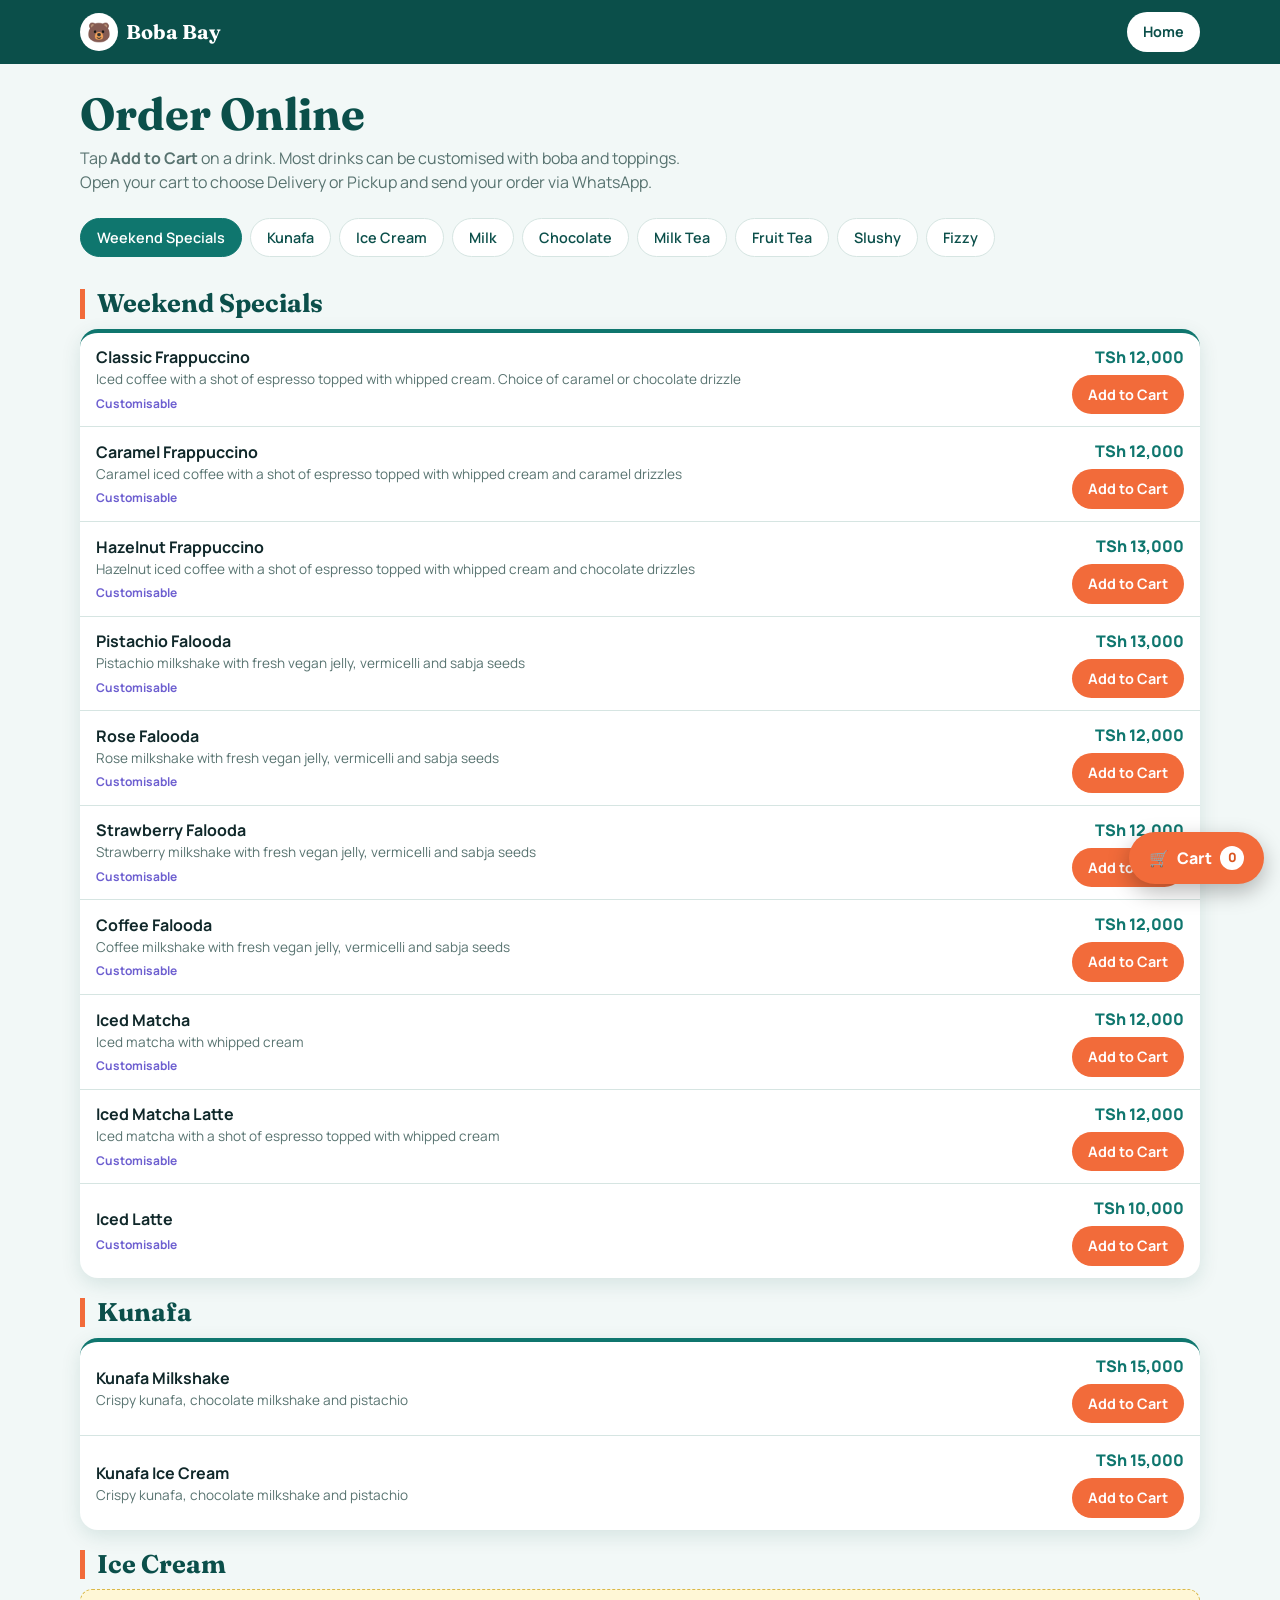
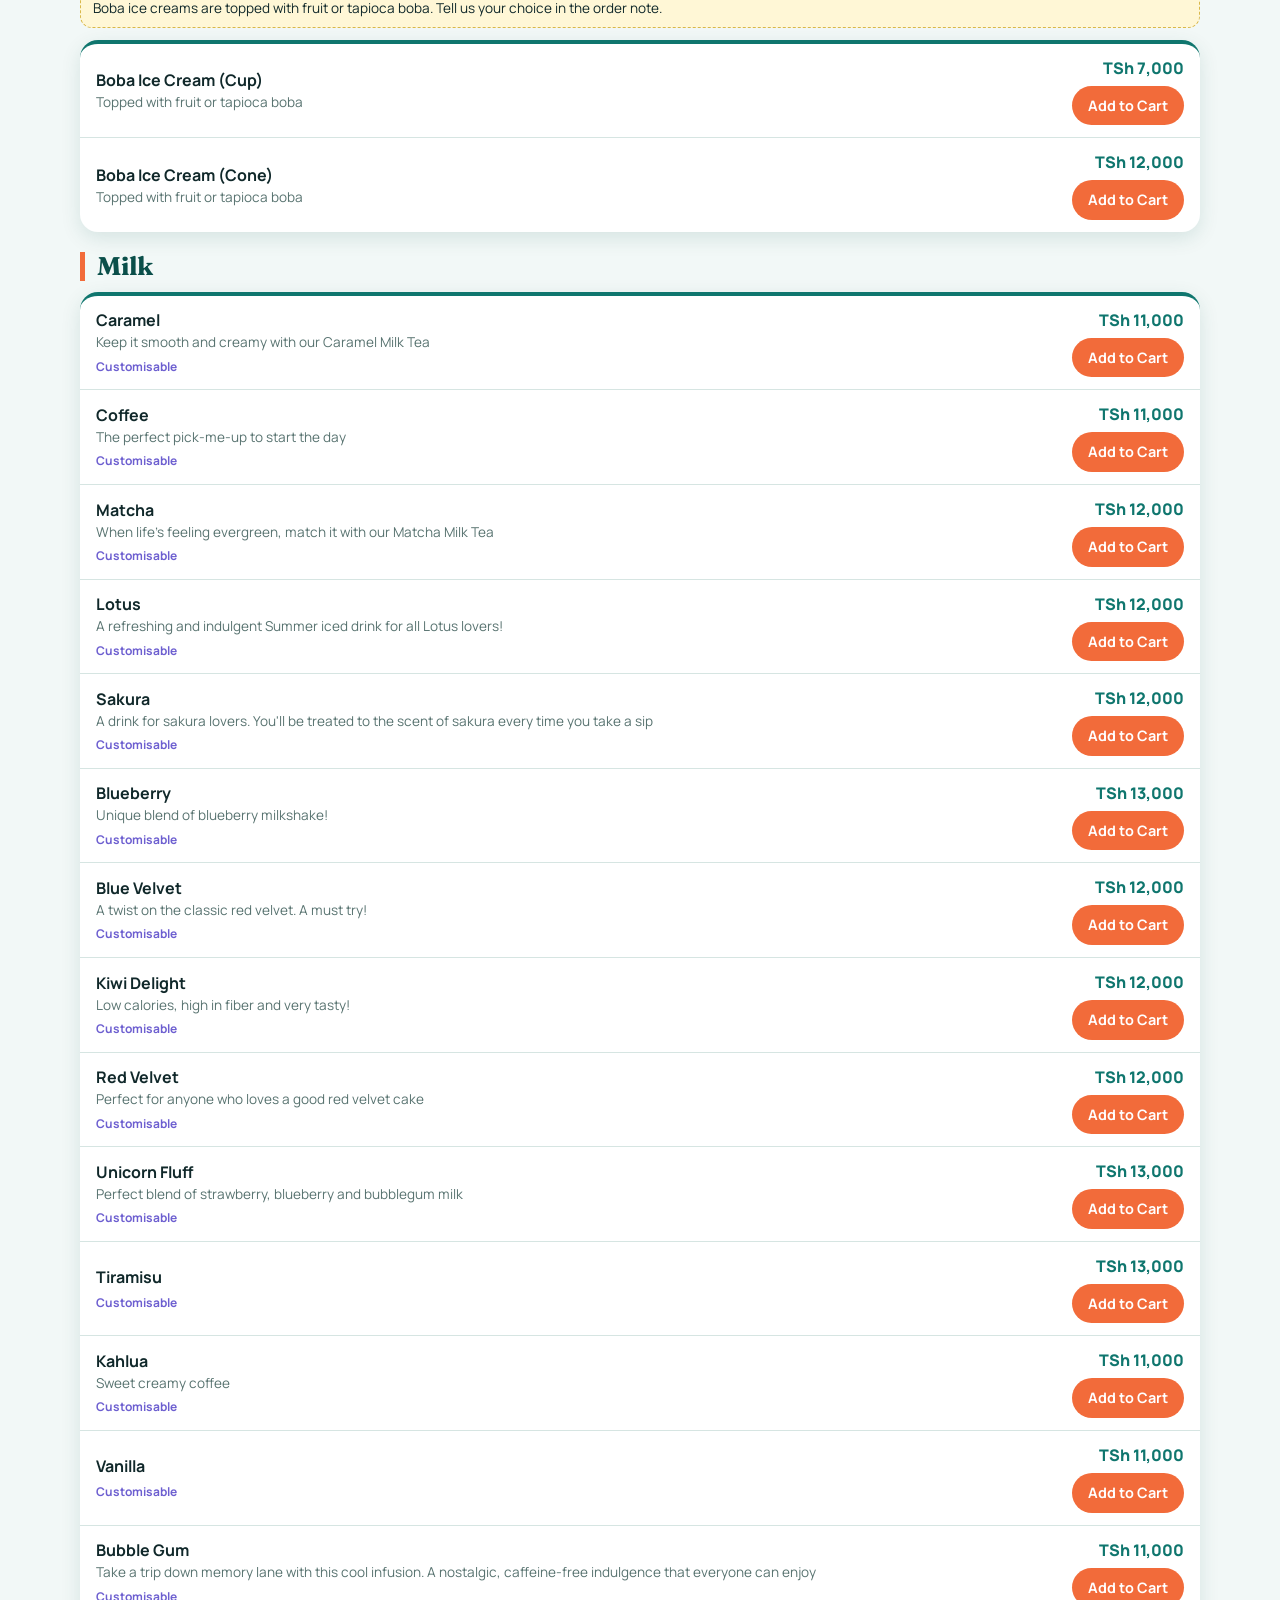
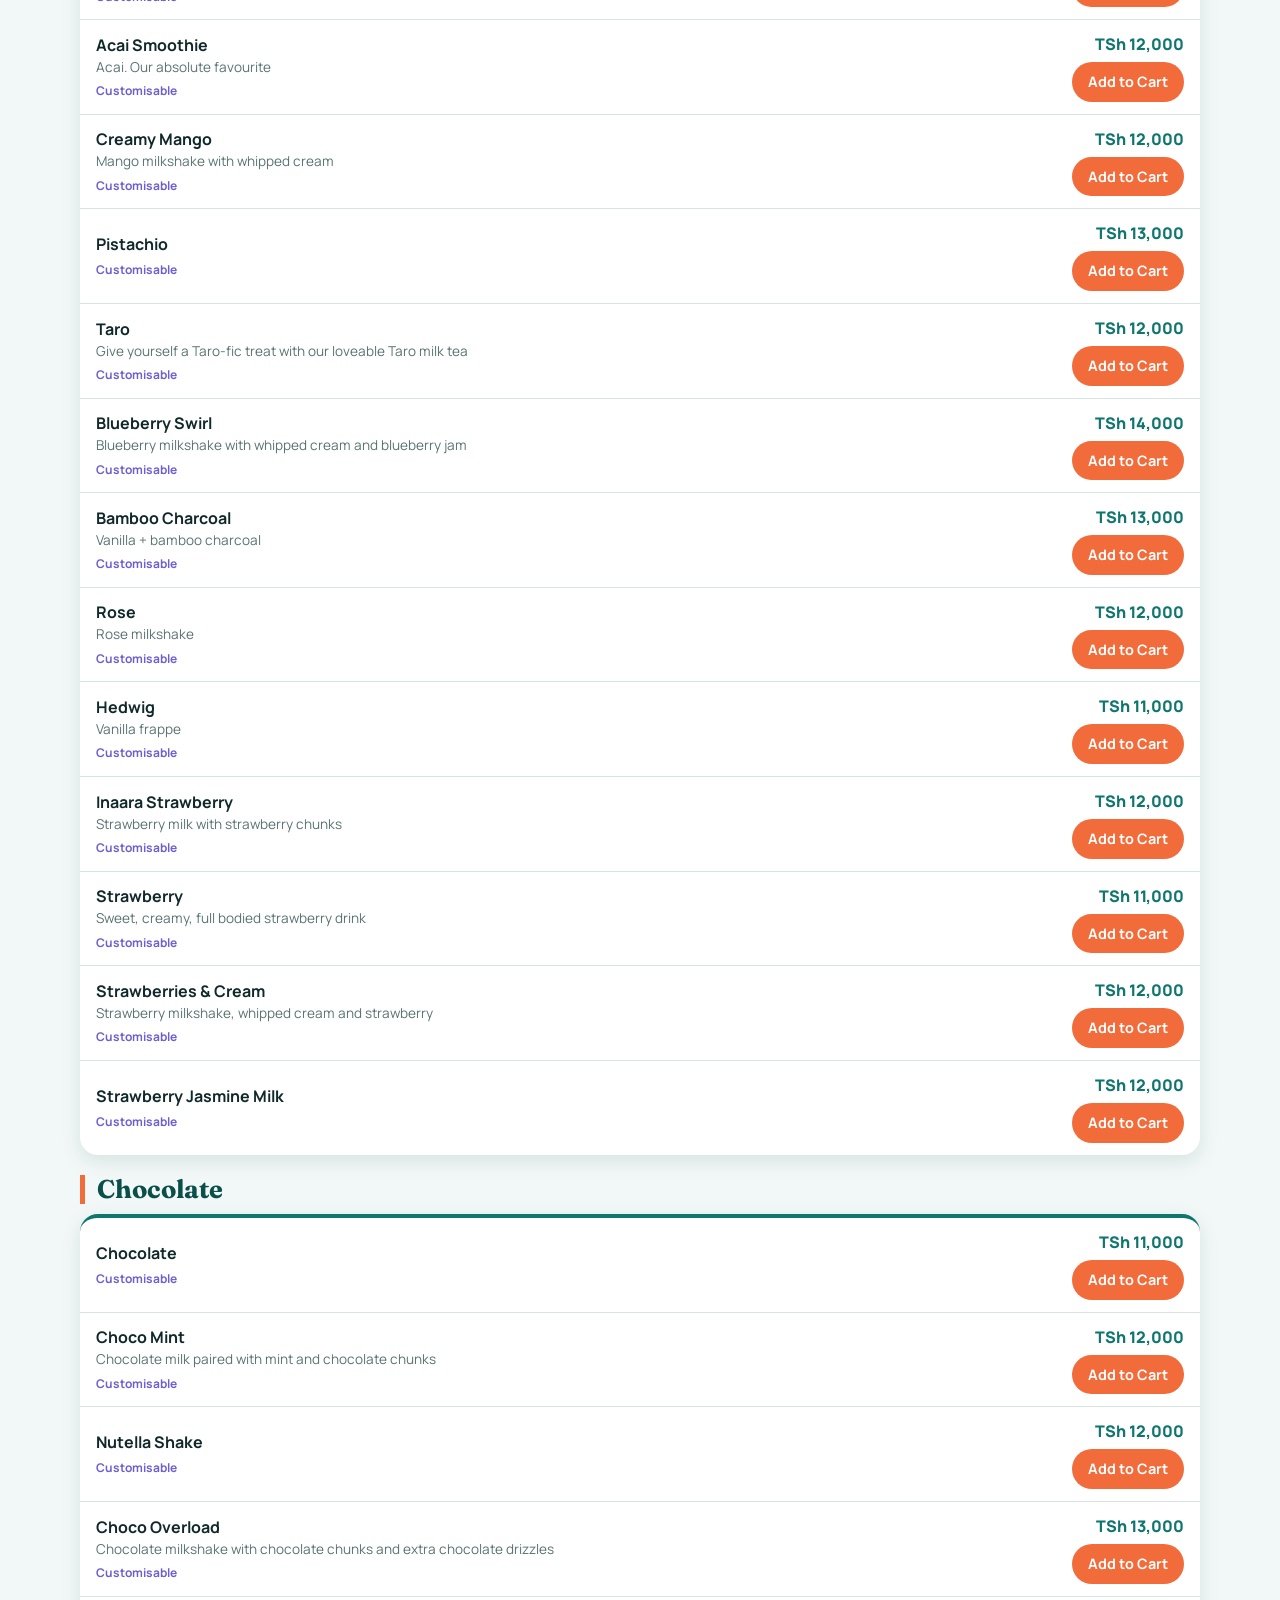
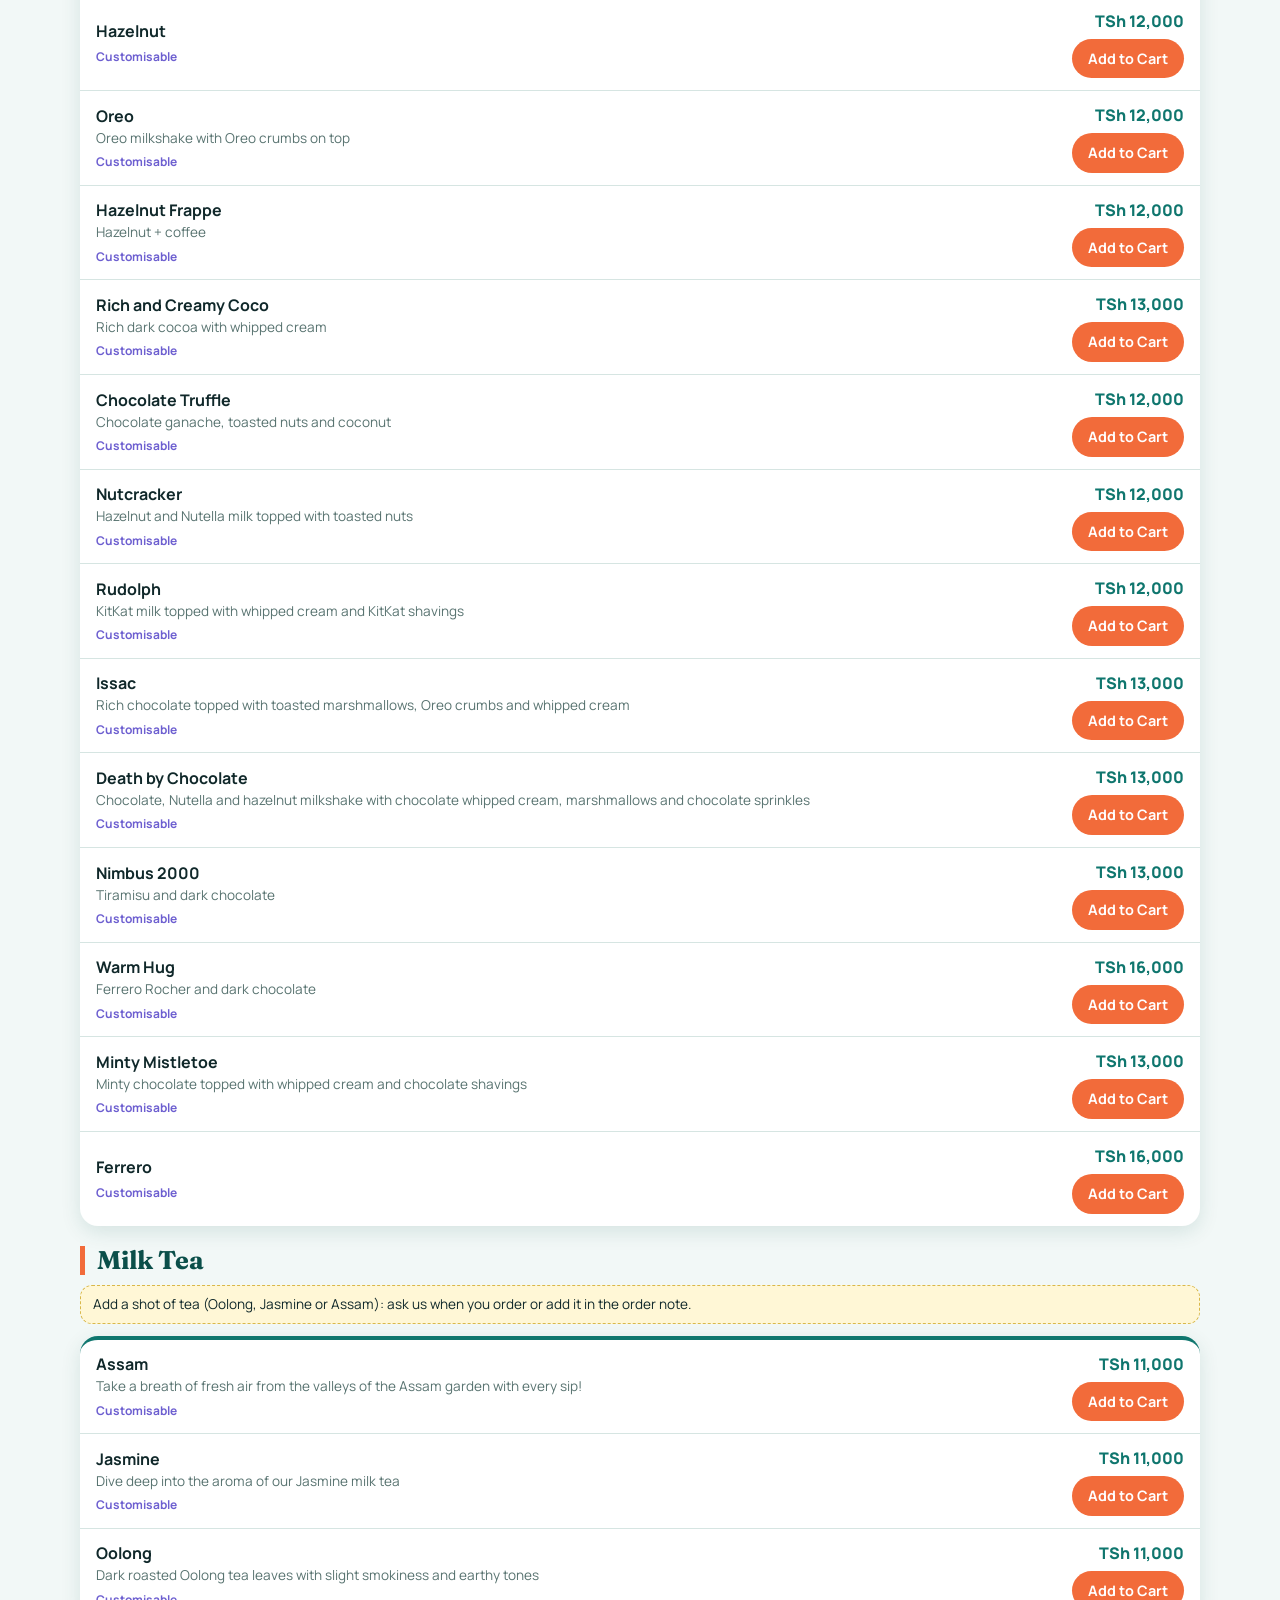
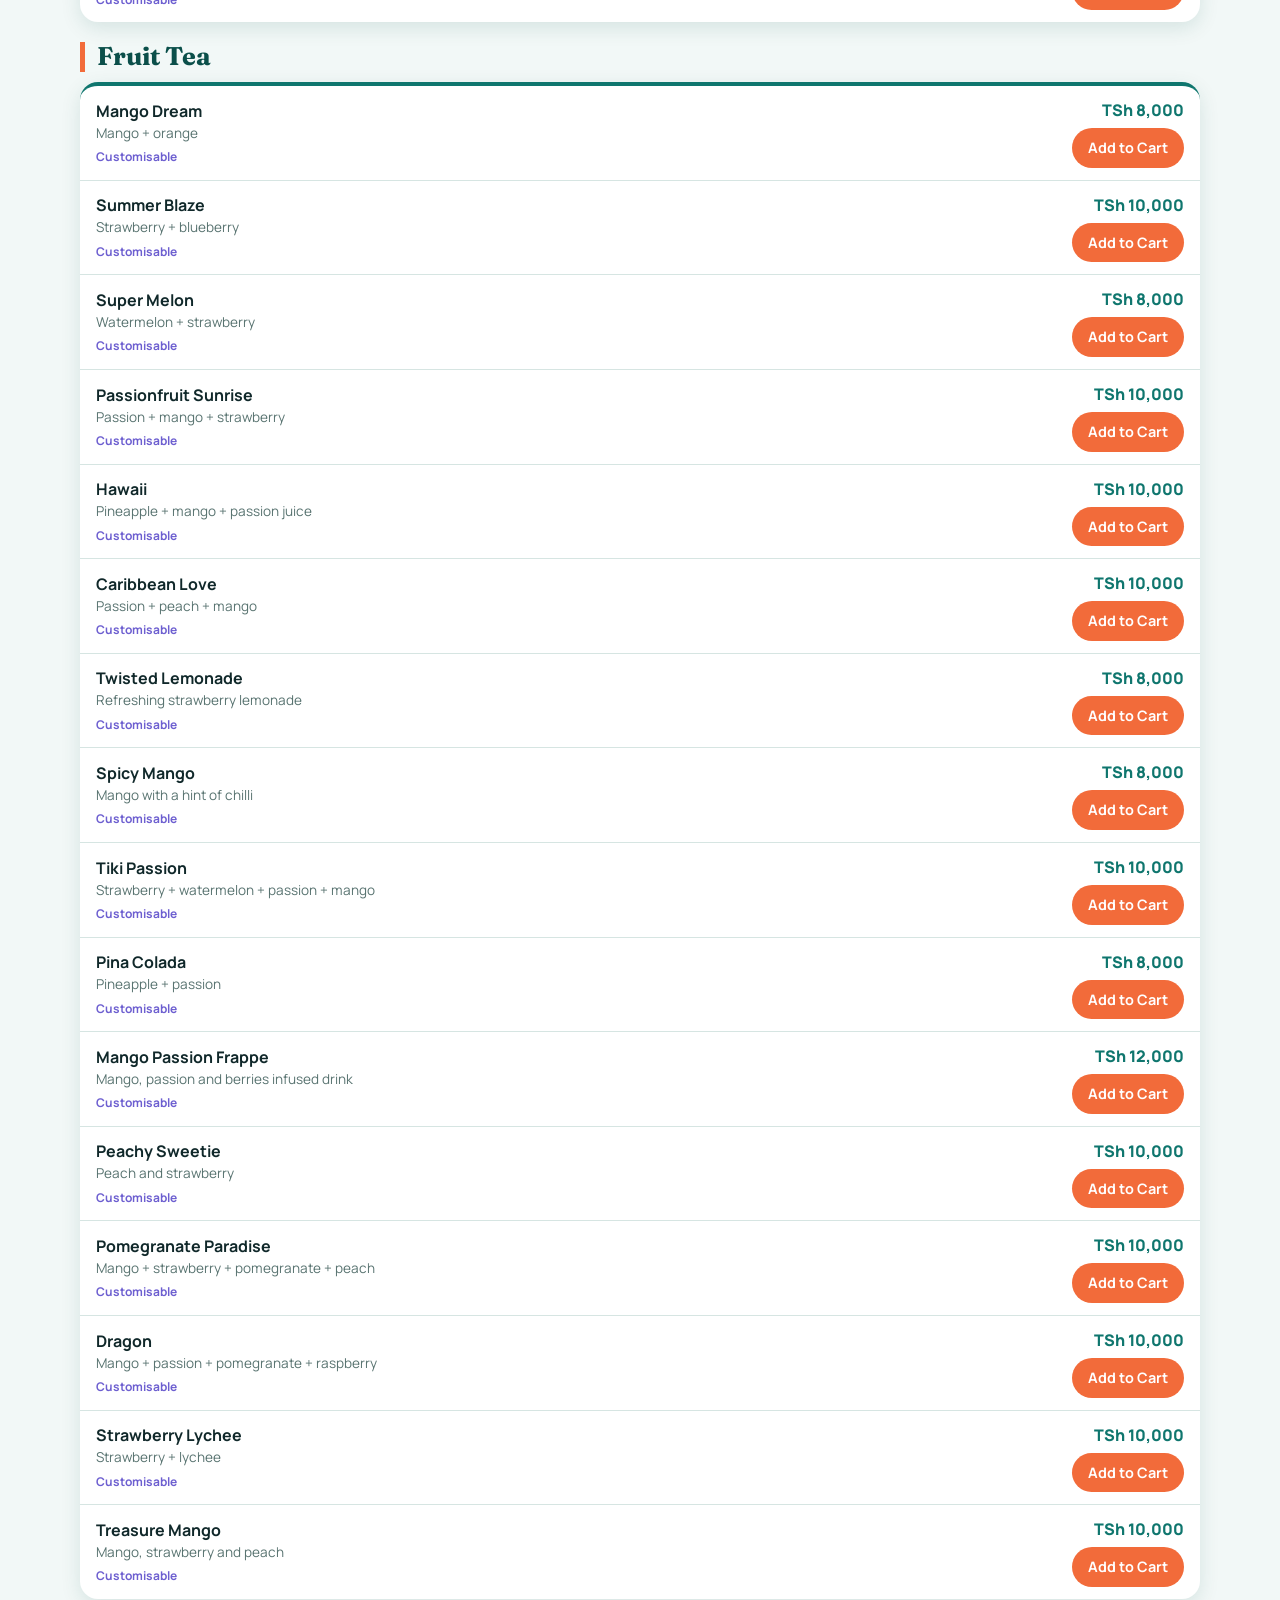
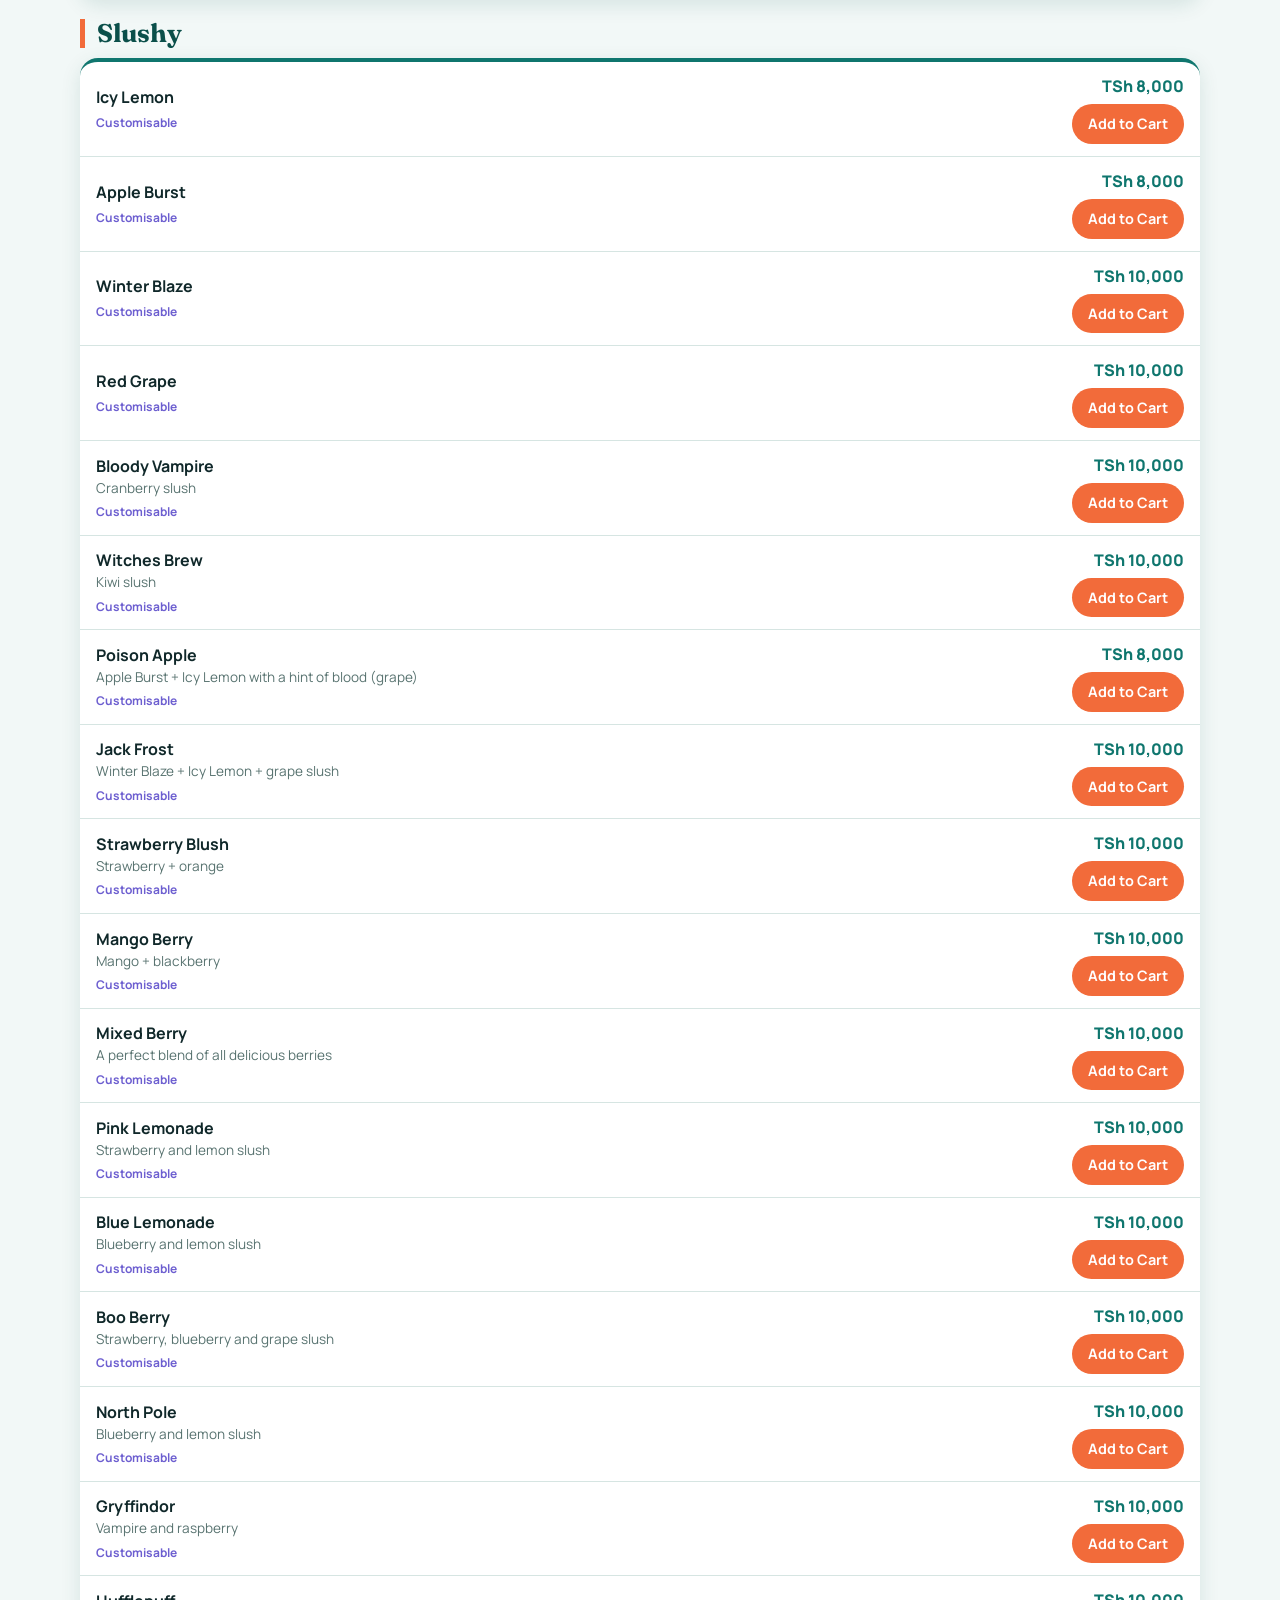
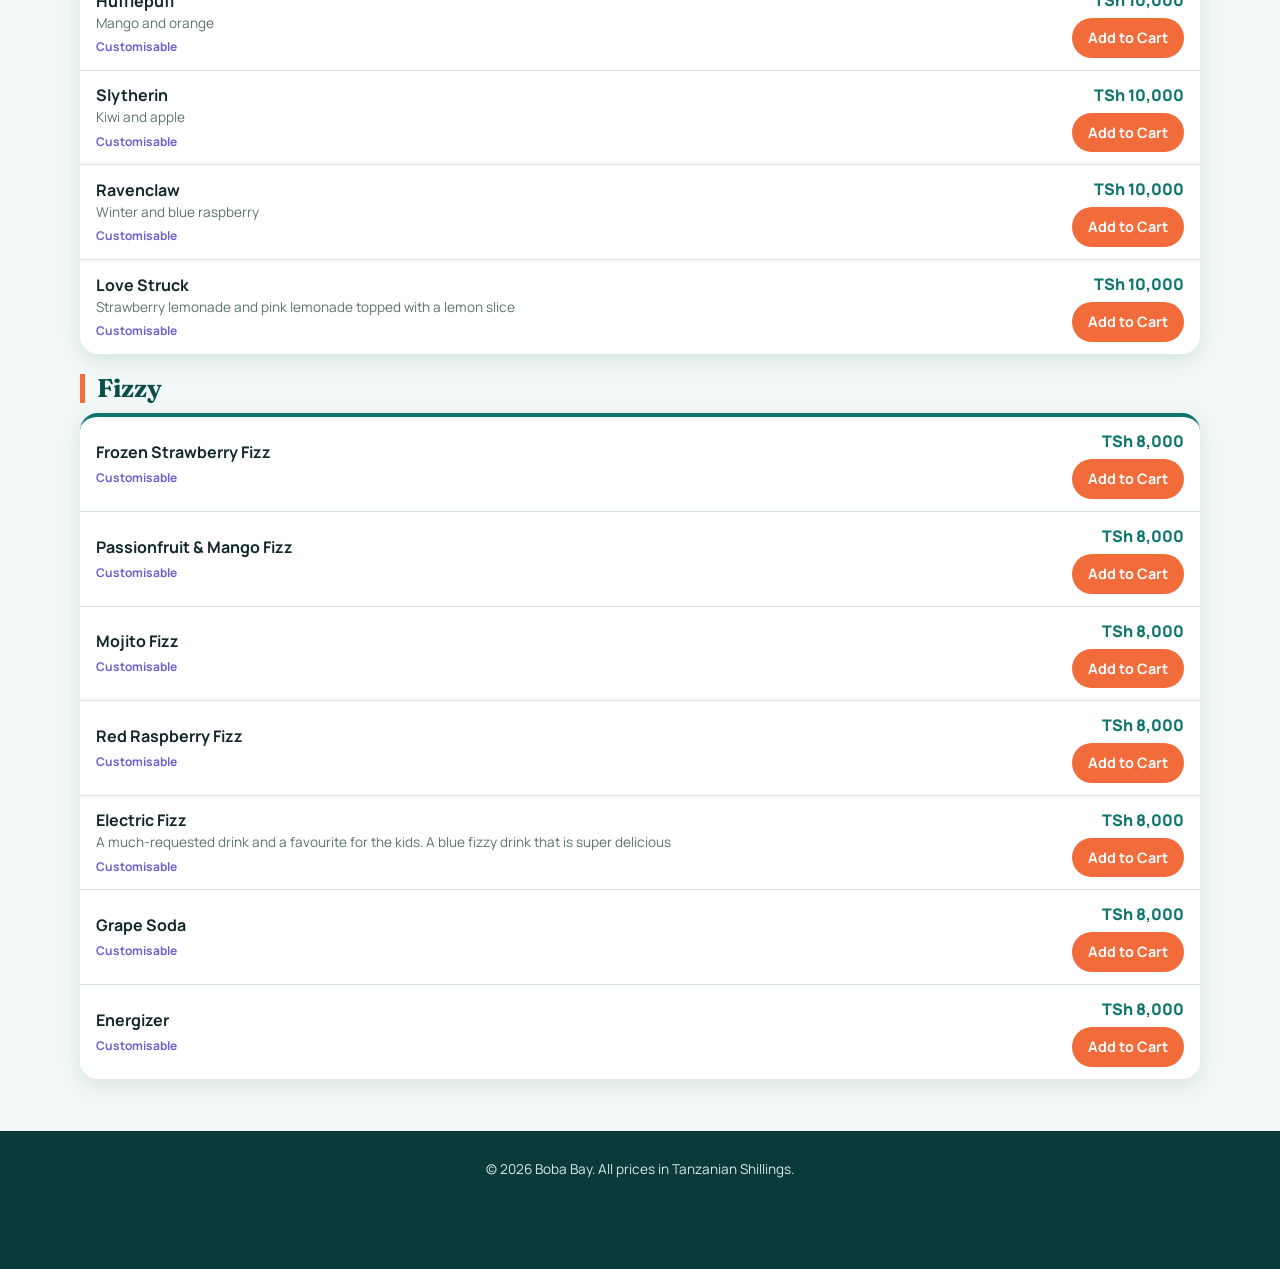
<file: index2.html>
<!DOCTYPE html>
<html lang="en">
<head>
  <meta charset="UTF-8">

  <meta
    name="viewport"
    content="width=device-width, initial-scale=1, viewport-fit=cover"
  >

  <title>Boba Bay — Order Online</title>

  <meta
    name="description"
    content="Boba, milkshakes, slushies and fizzy drinks. Order online via WhatsApp."
  >

  <!-- Google Fonts -->
  <link rel="preconnect" href="https://fonts.googleapis.com">
  <link rel="preconnect" href="https://fonts.gstatic.com" crossorigin>

  <link
    href="https://fonts.googleapis.com/css2?family=Fraunces:opsz,wght@9..144,600;9..144,700&family=Manrope:wght@400;500;600;700;800&display=swap"
    rel="stylesheet"
  >

  <!-- Main stylesheet -->
  <link rel="stylesheet" href="style2.css">
</head>

<body>

  <!-- =========================================================
       HEADER
  ========================================================== -->
  <header class="site-header">
    <div class="wrap bar">

      <a
        class="brand"
        href="index.html"
        aria-label="Go to Boba Bay home"
      >
        <span class="logo" aria-hidden="true">🐻</span>

        <span data-bind="name">
          Boba Bay
        </span>
      </a>

      <div class="actions">
        <a
          class="btn btn-primary btn-sm"
          href="index.html"
        >
          Home
        </a>
      </div>

    </div>
  </header>


  <!-- =========================================================
       MAIN CONTENT
  ========================================================== -->
  <main class="wrap">

    <section class="section">

      <header class="section-header">
        <h1 class="page-title">
          Order Online
        </h1>

        <p class="sub">
          Tap <strong>Add to Cart</strong> on a drink.
          Most drinks can be customised with boba and toppings.
          Open your cart to choose Delivery or Pickup and send
          your order via WhatsApp.
        </p>
      </header>


      <!-- Category navigation -->
      <div class="cat-nav-holder">
        <nav
          id="catNav"
          class="cat-nav"
          aria-label="Menu categories"
        ></nav>
      </div>


      <!-- Menu generated by JavaScript -->
      <div
        id="menuRoot"
        aria-live="polite"
      ></div>

    </section>

  </main>


  <!-- =========================================================
       FOOTER
  ========================================================== -->
  <footer class="site-footer">

    <p class="copy">
      © <span id="year"></span>
      <span data-bind="name">Boba Bay</span>.
      All prices in Tanzanian Shillings.
    </p>

  </footer>


  <!-- =========================================================
       CART BUTTON
  ========================================================== -->
  <button
    id="cart-toggle-btn"
    class="cart-fab"
    type="button"
    aria-label="Open cart, 0 items"
  >
    <span aria-hidden="true">🛒</span>
    Cart

    <span
      id="cart-count"
      class="cart-fab-count"
      aria-hidden="true"
    >
      0
    </span>
  </button>


  <!-- =========================================================
       CART OVERLAY
  ========================================================== -->
  <div
    id="cart-overlay"
    class="cart-overlay"
    hidden
  ></div>


  <!-- =========================================================
       CART DRAWER
  ========================================================== -->
  <aside
    id="cart-drawer"
    class="cart-drawer"
    role="dialog"
    aria-modal="true"
    aria-labelledby="cart-drawer-title"
    hidden
  >

    <!-- Cart header -->
    <header class="cart-drawer-header">

      <h2 id="cart-drawer-title">
        <span aria-hidden="true">🛒</span>
        Your Order
      </h2>

      <button
        id="cart-close-btn"
        class="cart-close-btn"
        type="button"
        aria-label="Close cart"
      >
        ✕
      </button>

    </header>


    <!-- Cart content -->
    <div class="cart-body">

      <!-- Cart items are generated by JavaScript -->
      <div id="cart-items"></div>


      <!-- Empty cart -->
      <div
        id="cart-empty"
        class="cart-empty"
        hidden
      >
        <p>Your cart is empty.</p>

        <button
          id="cart-browse-btn"
          class="btn btn-accent btn-sm"
          type="button"
        >
          Browse Menu
        </button>
      </div>


      <!-- =====================================================
           CART FOOTER / ORDER DETAILS
      ====================================================== -->
      <div id="cart-footer" hidden>

        <div class="order-details-box">

          <p class="order-type-label">
            How would you like your order?
          </p>


          <!-- Order type -->
          <div
            class="order-type-options"
            role="radiogroup"
            aria-label="Order type"
          >

            <button
              type="button"
              class="order-type-btn"
              data-type="delivery"
              role="radio"
              aria-checked="false"
            >
              <span aria-hidden="true">🛵</span>
              <span>Delivery</span>
            </button>

            <button
              type="button"
              class="order-type-btn"
              data-type="pickup"
              role="radio"
              aria-checked="false"
            >
              <span aria-hidden="true">🥡</span>
              <span>Pickup</span>
            </button>

          </div>


          <p
            class="order-type-hint"
            id="order-type-hint"
            role="status"
          >
            Select Delivery or Pickup to continue.
          </p>


          <!-- Customer details -->
          <div
            id="cart-customer-fields"
            hidden
          >

            <input
              type="text"
              id="customer-name"
              class="cart-input"
              placeholder="Your name *"
              aria-label="Your name"
              autocomplete="name"
              maxlength="80"
            >

            <input
              type="tel"
              id="customer-contact"
              class="cart-input"
              placeholder="Contact number *"
              aria-label="Contact number"
              autocomplete="tel"
              maxlength="20"
            >


            <!-- Delivery-only fields -->
            <div
              data-delivery-only
              hidden
            >

              <input
                type="text"
                id="customer-area"
                class="cart-input"
                placeholder="Delivery area *"
                aria-label="Delivery area"
                maxlength="100"
              >

              <input
                type="text"
                id="customer-address"
                class="cart-input"
                placeholder="Delivery address *"
                aria-label="Delivery address"
                autocomplete="street-address"
                maxlength="200"
              >

            </div>


            <!-- Optional note -->
            <textarea
              id="customer-note"
              class="cart-input"
              placeholder="Additional note (optional)"
              aria-label="Additional note"
              maxlength="300"
              rows="3"
            ></textarea>

          </div>

        </div>


        <!-- Order totals -->
        <div
          class="cart-total-rows"
          id="cart-total-rows"
        ></div>


        <!-- WhatsApp order button -->
        <button
          id="whatsapp-order-btn"
          class="whatsapp-btn"
          type="button"
          disabled
        >
          <span aria-hidden="true">📲</span>
          Order via WhatsApp
        </button>


        <!-- WhatsApp status -->
        <p
          class="whatsapp-hint"
          id="whatsapp-hint"
          role="status"
        ></p>


        <!-- Clear cart -->
        <button
          id="clear-cart-btn"
          class="clear-cart-btn"
          type="button"
        >
          Clear Cart
        </button>

      </div>

    </div>

  </aside>


  <!-- =========================================================
       CUSTOMISATION MODAL
  ========================================================== -->
  <dialog
    id="customModal"
    class="modal"
    aria-labelledby="cmTitle"
  >

    <div
      class="modal-inner"
      id="cmForm"
    >

      <!-- Modal header -->
      <header class="modal-head">

        <h2 id="cmTitle">
          Customise Your Drink
        </h2>

        <button
          type="button"
          class="icon-btn"
          id="cmClose"
          aria-label="Close customisation"
        >
          ✕
        </button>

      </header>


      <!-- Modal content generated by JavaScript -->
      <div
        class="modal-body"
        id="cmBody"
      ></div>


      <!-- Modal footer -->
      <footer class="modal-foot">

        <p class="sum-title">
          Your selection
        </p>

        <div
          class="breakdown"
          id="cmBreakdown"
          aria-live="polite"
        ></div>


        <div class="foot-row">

          <div class="total">
            <span>Total</span>

            <strong id="cmTotal">
              TSh 0
            </strong>
          </div>

          <button
            type="button"
            class="btn btn-accent btn-add"
            id="cmAdd"
          >
            Add to Cart
          </button>

        </div>


        <p
          class="hint"
          id="cmHint"
          role="status"
        ></p>

      </footer>

    </div>

  </dialog>


  <!-- =========================================================
       JAVASCRIPT
  ========================================================== -->
  <script src="script2.js"></script>

</body>
</html>
</file>
<file: style2.css>
/* =========================================================
   BOBA BAY — STYLE2.CSS
   =========================================================
   EASY EDITING:
   1. Change colors in :root
   2. Change fonts in :root
   3. Change corner radius / shadows in :root
   4. Everything below controls the layout and components

   MAIN SECTIONS
   ---------------------------------------------------------
   1. Variables
   2. Base styles
   3. Main layout
   4. Header
   5. Buttons
   6. Category navigation
   7. Menu
   8. Footer
   9. Cart button
   10. Cart drawer
   11. Order details
   12. Customisation modal
   13. Responsive styles
   ========================================================= */


/* =========================================================
   1. VARIABLES — EDIT THESE
   ========================================================= */

:root {

  /* ---------- Main colours ---------- */

  --green: #0f766e;
  --green-dark: #0b4f4a;

  --cream: #f2f8f7;
  --white: #ffffff;

  --ink: #10282a;
  --muted: #587370;

  --accent: #f26b3a;
  --accent-dark: #d9541f;

  --taro: #6d5fd0;

  /* ---------- Light backgrounds ---------- */

  --line: #d6e5e2;
  --teal-light: #e6f4f1;
  --coral-light: #fff1ea;

  /* ---------- Status colours ---------- */

  --ok: #1fa855;

  --yellow: #fff7d6;
  --yellow-border: #d9b84a;

  /* ---------- Fonts ---------- */

  --font-body:
    Manrope,
    system-ui,
    -apple-system,
    "Segoe UI",
    Roboto,
    sans-serif;

  --font-heading:
    Fraunces,
    Georgia,
    serif;

  /* ---------- Shape ---------- */

  --radius: 18px;

  /* ---------- Header ---------- */

  --header-height: 64px;

  /* ---------- Shadows ---------- */

  --shadow: 0 6px 20px rgba(11, 79, 74, 0.12);

  --shadow-strong:
    0 8px 22px rgba(0, 0, 0, 0.28);
}


/* =========================================================
   2. BASE STYLES
   ========================================================= */

* {
  box-sizing: border-box;
}

html {
  scroll-behavior: smooth;
  scroll-padding-top: 130px;
}

body {
  margin: 0;

  font-family: var(--font-body);
  font-size: 16px;
  line-height: 1.5;

  color: var(--ink);
  background: var(--cream);

  overflow-x: hidden;
}

h1,
h2,
h3 {
  margin: 0 0 0.4em;

  font-family: var(--font-heading);
  line-height: 1.15;
}

button,
input,
textarea {
  font: inherit;
}

button {
  cursor: pointer;
}

[hidden] {
  display: none !important;
}

.no-scroll {
  overflow: hidden;
}

:focus-visible {
  outline: 3px solid var(--accent);
  outline-offset: 2px;
}


/* =========================================================
   3. MAIN LAYOUT
   ========================================================= */

.wrap {
  width: min(1120px, calc(100% - 32px));
  margin-inline: auto;
}

.section {
  padding: 24px 0 12px;
}

.page-title {
  margin-bottom: 6px;

  color: var(--green-dark);

  font-size: clamp(2rem, 6vw, 2.8rem);
}

.sub {
  max-width: 640px;
  margin: 0 0 16px;

  color: var(--muted);
}


/* =========================================================
   4. HEADER
   ========================================================= */

.site-header {
  position: sticky;
  top: 0;
  z-index: 20;

  background: var(--green-dark);

  padding-top: env(safe-area-inset-top, 0);
}

.bar {
  display: flex;
  align-items: center;

  gap: 12px;

  height: var(--header-height);
}

.brand {
  display: flex;
  align-items: center;

  gap: 8px;
  margin-right: auto;

  color: var(--white);

  text-decoration: none;

  font-family: var(--font-heading);
  font-size: 1.25rem;
  font-weight: 700;
}

.logo {
  display: grid;
  place-items: center;

  width: 38px;
  height: 38px;

  border-radius: 50%;

  background: var(--white);

  font-size: 1.2rem;
}

.actions {
  display: flex;
  gap: 8px;
}


/* =========================================================
   5. BUTTONS
   ========================================================= */

.btn {
  display: inline-block;

  padding: 12px 24px;

  border: 0;
  border-radius: 999px;

  font-weight: 700;
  text-align: center;
  text-decoration: none;

  transition:
    transform 0.15s ease,
    background 0.15s ease;
}

.btn:hover:not(:disabled) {
  transform: translateY(-1px);
}

.btn:disabled {
  opacity: 0.5;
  cursor: not-allowed;
}


/* Primary button */

.btn-primary {
  background: var(--white);
  color: var(--green-dark);
}


/* Accent button */

.btn-accent {
  background: var(--accent);
  color: var(--white);
}

.btn-accent:hover:not(:disabled) {
  background: var(--accent-dark);
}


/* Small button */

.btn-sm {
  padding: 9px 16px;
  font-size: 0.9rem;
}


/* =========================================================
   6. CATEGORY NAVIGATION
   ========================================================= */

.cat-nav-holder {
  position: sticky;

  top: calc(
    var(--header-height) +
    env(safe-area-inset-top, 0)
  );

  z-index: 10;

  padding: 8px 0;

  background: var(--cream);
}

.cat-nav {
  display: flex;

  gap: 8px;

  overflow-x: auto;

  padding-bottom: 4px;

  scrollbar-width: thin;
}

.cat-nav a {
  flex: none;

  padding: 8px 16px;

  border: 1px solid var(--line);
  border-radius: 999px;

  background: var(--white);
  color: var(--green-dark);

  text-decoration: none;

  font-size: 0.9rem;
  font-weight: 600;
}

.cat-nav a.active {
  background: var(--green);
  border-color: var(--green);
  color: var(--white);
}


/* =========================================================
   7. MENU
   ========================================================= */

.cat {
  padding-top: 20px;
}

.cat h3 {
  padding-left: 12px;

  border-left: 5px solid var(--accent);

  color: var(--green-dark);

  font-size: 1.6rem;
}

.note {
  margin: 0 0 12px;

  padding: 8px 12px;

  background: var(--yellow);

  border: 1px dashed var(--yellow-border);
  border-radius: 12px;

  font-size: 0.85rem;
}

.menu-list {
  margin: 0;
  padding: 0;

  list-style: none;

  background: var(--white);

  border-top: 4px solid var(--green);
  border-radius: var(--radius);

  box-shadow: var(--shadow);

  overflow: hidden;
}

.menu-row {
  display: flex;
  align-items: center;
  justify-content: space-between;

  gap: 14px;

  padding: 12px 16px;

  border-bottom: 1px solid var(--line);
}

.menu-row:last-child {
  border-bottom: 0;
}

.menu-row b {
  display: block;
}

.menu-row small {
  display: block;

  color: var(--muted);

  font-size: 0.85rem;
}

.row-end {
  display: flex;
  flex-direction: column;
  align-items: flex-end;

  gap: 6px;

  flex: none;
}

.price {
  color: var(--green);

  font-weight: 800;

  white-space: nowrap;
}

.tag {
  color: var(--taro);

  font-size: 0.75rem;
  font-weight: 700;
}


/* =========================================================
   8. FOOTER
   ========================================================= */

.site-footer {
  margin-top: 40px;

  padding:
    28px
    16px
    calc(90px + env(safe-area-inset-bottom, 0));

  background: #0a3a3a;
  color: #d7ebe8;
}

.copy {
  margin: 0;

  text-align: center;

  font-size: 0.85rem;
}


/* =========================================================
   9. CART BUTTON
   ========================================================= */

.cart-fab {
  position: fixed;

  right: 16px;
  bottom: calc(
    16px + env(safe-area-inset-bottom, 0)
  );

  z-index: 200;

  display: flex;
  align-items: center;

  gap: 8px;

  padding: 14px 20px;

  border: 0;
  border-radius: 999px;

  background: var(--accent);
  color: var(--white);

  font-weight: 800;

  box-shadow: var(--shadow-strong);
}

.cart-fab:hover {
  background: var(--accent-dark);
}

.cart-fab-count {
  min-width: 24px;
  height: 24px;

  display: grid;
  place-items: center;

  padding: 0 6px;

  border-radius: 999px;

  background: var(--white);
  color: var(--accent-dark);

  font-size: 0.8rem;
}


/* =========================================================
   10. CART DRAWER
   ========================================================= */

.cart-overlay {
  position: fixed;
  inset: 0;

  z-index: 300;

  background: rgba(10, 40, 40, 0.55);

  opacity: 0;

  transition: opacity 0.25s ease;
}

.cart-overlay.open {
  opacity: 1;
}

.cart-drawer {
  position: fixed;

  top: 0;
  right: 0;

  z-index: 400;

  width: min(440px, 100%);
  height: 100dvh;

  display: flex;
  flex-direction: column;

  background: var(--cream);

  transform: translateX(100%);

  transition: transform 0.25s ease;
}

.cart-drawer.open {
  transform: translateX(0);
}


/* Cart header */

.cart-drawer-header {
  display: flex;
  align-items: center;
  justify-content: space-between;

  padding: 14px 18px;

  padding-top:
    calc(
      14px +
      env(safe-area-inset-top, 0)
    );

  background: var(--green-dark);
  color: var(--white);
}

.cart-drawer-header h2 {
  margin: 0;

  color: var(--white);

  font-size: 1.3rem;
}


/* Close buttons */

.cart-close-btn,
.icon-btn {
  width: 40px;
  height: 40px;

  flex: none;

  display: grid;
  place-items: center;

  border: 0;
  border-radius: 50%;

  background: rgba(255, 255, 255, 0.18);

  color: var(--white);
}


/* Cart body */

.cart-body {
  flex: 1;

  overflow-y: auto;

  padding:
    14px
    16px
    calc(32px + env(safe-area-inset-bottom, 0));
}

.cart-empty {
  padding: 40px 0;

  text-align: center;

  color: var(--muted);
}


/* =========================================================
   11. CART ITEMS
   ========================================================= */

.cart-item {
  margin-bottom: 12px;

  padding: 16px 14px;

  background: var(--white);

  border-radius: 16px;

  box-shadow: var(--shadow);
}

.ci-top {
  display: flex;
  justify-content: space-between;

  gap: 12px;

  font-size: 1.02rem;
  font-weight: 800;
}

.ci-top span:last-child {
  white-space: nowrap;
}

.ci-opts {
  margin: 6px 0 10px;

  color: var(--muted);

  font-size: 0.88rem;
}

.ci-opts div {
  position: relative;

  margin: 2px 0;

  padding-left: 14px;
}

.ci-opts div::before {
  content: "•";

  position: absolute;
  left: 0;

  color: var(--accent);
}


/* Cart item actions */

.ci-act {
  display: flex;
  align-items: center;

  gap: 16px;

  margin-top: 8px;
}


/* Quantity control */

.qty {
  display: inline-flex;
  align-items: center;

  border: 1px solid var(--line);
  border-radius: 999px;

  background: var(--white);
}

.qty button {
  width: 34px;
  height: 34px;

  border: 0;

  background: transparent;
  color: var(--ink);

  font-size: 1.1rem;
}

.qty span {
  min-width: 24px;

  text-align: center;

  font-weight: 800;
}


/* Cart links */

.link-btn {
  padding: 4px 2px;

  border: 0;

  background: transparent;

  color: var(--accent-dark);

  font-weight: 700;
}

.edit-btn {
  color: var(--accent);

  font-weight: 800;
}

.link-btn:hover {
  text-decoration: underline;
}


/* =========================================================
   12. ORDER DETAILS
   ========================================================= */

.order-details-box {
  margin: 14px 0;

  padding: 16px;

  background: var(--white);

  border-radius: var(--radius);

  box-shadow: var(--shadow);
}

.order-type-label {
  margin: 0 0 8px;

  color: var(--green-dark);

  font-weight: 800;
}

.order-type-options {
  display: grid;

  grid-template-columns: 1fr 1fr;

  gap: 10px;
}

.order-type-btn {
  display: flex;
  flex-direction: column;
  align-items: center;

  gap: 4px;

  padding: 12px 8px;

  background: var(--white);

  border: 2px solid var(--line);
  border-radius: 14px;

  color: var(--ink);

  font-weight: 700;
}

.order-type-btn span:first-child {
  font-size: 1.5rem;
}

.order-type-btn[aria-checked="true"] {
  background: var(--coral-light);

  border-color: var(--accent);
}

.order-type-hint {
  margin: 10px 0 0;

  color: var(--muted);

  font-size: 0.85rem;
}


/* Customer fields */

#cart-customer-fields {
  margin-top: 14px;

  padding-top: 14px;

  border-top: 1px solid var(--line);
}

.cart-input {
  display: block;

  width: 100%;

  margin-bottom: 10px;

  padding: 12px;

  background: var(--white);

  border: 2px solid var(--line);
  border-radius: 12px;

  color: var(--ink);
}

.cart-input:focus {
  outline: 3px solid rgba(242, 107, 58, 0.25);

  border-color: var(--accent);
}

textarea.cart-input {
  min-height: 72px;

  resize: vertical;
}


/* =========================================================
   13. CART TOTALS
   ========================================================= */

.trow {
  display: flex;
  justify-content: space-between;

  padding: 4px 0;
}

.trow.grand {
  margin-top: 6px;

  padding-top: 10px;

  border-top: 2px solid var(--line);

  color: var(--green-dark);

  font-size: 1.25rem;

  font-weight: 800;
}


/* WhatsApp order button */

.whatsapp-btn {
  width: 100%;

  margin-top: 12px;

  padding: 15px;

  border: 0;
  border-radius: 999px;

  background: var(--ok);

  color: var(--white);

  font-weight: 800;
}

.whatsapp-btn:hover:not(:disabled) {
  background: #178a45;
}

.whatsapp-btn:disabled {
  opacity: 0.45;

  cursor: not-allowed;
}

.whatsapp-hint {
  min-height: 1.2em;

  margin: 8px 0;

  text-align: center;

  color: var(--muted);

  font-size: 0.82rem;
}


/* Clear cart */

.clear-cart-btn {
  display: block;

  margin: 10px auto 0;

  border: 0;

  background: transparent;

  color: var(--accent-dark);

  font-weight: 700;

  text-decoration: underline;
}


/* =========================================================
   14. CUSTOMISATION MODAL
   ========================================================= */

.modal {
  width: min(560px, calc(100% - 16px));

  max-height:
    min(
      740px,
      calc(100dvh - 16px)
    );

  margin: auto;
  padding: 0;

  border: 0;
  border-radius: 22px;

  background: var(--cream);

  color: var(--ink);

  overflow: hidden;

  box-shadow:
    0 20px 50px rgba(0, 0, 0, 0.3);
}

.modal::backdrop {
  background: rgba(15, 35, 35, 0.55);
}

.modal-inner {
  display: flex;
  flex-direction: column;

  max-height:
    min(
      740px,
      calc(100dvh - 16px)
    );
}


/* Modal header */

.modal-head {
  flex: none;

  display: flex;
  align-items: center;
  justify-content: space-between;

  gap: 12px;

  padding: 14px 18px;

  background: var(--white);

  border-top: 5px solid var(--green);
  border-bottom: 1px solid var(--line);
}

.modal-head h2 {
  margin: 0;

  color: var(--green-dark);

  font-size: 1.3rem;
}

.modal-head .icon-btn {
  background: var(--teal-light);

  color: var(--green-dark);

  font-size: 1.05rem;
}


/* Modal content */

.modal-body {
  flex: 1 1 auto;

  min-height: 0;

  overflow-y: auto;

  overscroll-behavior: contain;

  padding: 16px 18px 8px;

  -webkit-overflow-scrolling: touch;
}


/* Product information */

.cm-product {
  margin-bottom: 16px;

  padding: 12px 14px;

  background: var(--white);

  border: 1px solid var(--line);
  border-left: 5px solid var(--accent);

  border-radius: 14px;
}

.cm-product h3 {
  margin: 0;

  color: var(--green-dark);

  font-size: 1.25rem;
}

.cm-product p {
  margin: 2px 0 0;

  color: var(--muted);

  font-size: 0.92rem;

  font-weight: 600;
}


/* =========================================================
   15. CUSTOMISATION OPTIONS
   ========================================================= */

.opt {
  min-width: 0;

  margin: 0 0 20px;

  padding: 0;

  border: 0;
}

.opt legend {
  float: left;

  width: 100%;

  margin: 0 0 2px;
  padding: 0;

  color: var(--green-dark);

  font-size: 1.05rem;

  font-weight: 800;
}

.opt .help {
  clear: both;

  margin: 0 0 10px;

  color: var(--muted);

  font-size: 0.88rem;
}


/* Option grids */

.opt-grid {
  clear: both;

  display: grid;

  gap: 8px;
}

.opt-grid.cols-2 {
  grid-template-columns: repeat(2, 1fr);
}

.opt-grid.cols-3 {
  grid-template-columns: repeat(3, 1fr);
}

.opt-grid.cols-types {
  grid-template-columns: repeat(3, 1fr);
}


/* Individual option */

.option {
  position: relative;

  display: flex;
  align-items: center;
  justify-content: center;

  gap: 6px;

  min-height: 48px;

  padding: 10px 12px;

  background: var(--white);

  border: 2px solid var(--line);
  border-radius: 14px;

  text-align: center;

  font-size: 0.95rem;

  line-height: 1.25;

  cursor: pointer;

  transition:
    border-color 0.15s ease,
    background 0.15s ease;
}

.option input {
  position: absolute;
  inset: 0;

  width: 100%;
  height: 100%;

  margin: 0;

  opacity: 0;

  cursor: pointer;
}

.option:hover {
  border-color: var(--green);
}

.option:focus-within {
  outline: 3px solid var(--accent);

  outline-offset: 2px;
}

.option.selected {
  padding-right: 30px;

  background: var(--coral-light);

  border-color: var(--accent);

  font-weight: 700;
}

.option.selected::after {
  content: "✓";

  position: absolute;

  top: 50%;
  right: 8px;

  transform: translateY(-50%);

  width: 18px;
  height: 18px;

  display: grid;
  place-items: center;

  border-radius: 50%;

  background: var(--accent);

  color: var(--white);

  font-size: 0.7rem;

  font-weight: 800;
}

.option.disabled {
  opacity: 0.45;

  cursor: not-allowed;
}

.option.disabled input {
  cursor: not-allowed;
}

.option em {
  color: var(--green);

  font-style: normal;

  font-size: 0.8rem;

  font-weight: 700;

  white-space: nowrap;
}


/* Boba type cards */

.boba-card {
  flex-direction: column;

  gap: 0;

  min-height: 68px;

  font-size: 1rem;

  font-weight: 700;
}

.boba-card small {
  color: var(--muted);

  font-size: 0.82rem;

  font-weight: 600;
}

.boba-card.selected {
  padding-right: 30px;
}

.boba-card.selected::after {
  top: 10px;

  transform: none;
}


/* Clear selection */

.clear-choice {
  display: inline-block;

  margin-top: 8px;

  padding: 6px 2px;

  border: 0;

  background: transparent;

  color: var(--accent-dark);

  font-size: 0.88rem;

  font-weight: 700;

  text-decoration: underline;
}


/* =========================================================
   16. MODAL FOOTER
   ========================================================= */

.modal-foot {
  flex: none;

  padding:
    12px
    18px
    calc(14px + env(safe-area-inset-bottom, 0));

  background: var(--white);

  border-top: 1px solid var(--line);

  box-shadow:
    0 -6px 16px rgba(11, 79, 74, 0.08);
}

.sum-title {
  margin: 0 0 4px;

  color: var(--green-dark);

  font-size: 0.8rem;

  font-weight: 800;

  text-transform: uppercase;

  letter-spacing: 0.04em;
}


/* Selection breakdown */

.breakdown {
  max-height: 96px;

  overflow-y: auto;

  margin-bottom: 10px;

  color: var(--ink);

  font-size: 0.88rem;
}

.breakdown div {
  display: flex;
  justify-content: space-between;

  gap: 12px;

  padding: 1px 0;
}

.breakdown div span:first-child {
  min-width: 0;

  overflow-wrap: anywhere;
}

.breakdown div span:last-child {
  flex: none;

  color: var(--muted);

  font-weight: 600;
}

.breakdown .sum-main {
  font-weight: 800;
}


/* Modal total row */

.foot-row {
  display: flex;
  align-items: center;
  justify-content: space-between;

  gap: 12px;

  padding-top: 10px;

  border-top: 1px solid var(--line);
}

.total span {
  display: block;

  color: var(--muted);

  font-size: 0.8rem;

  line-height: 1.1;
}

.total strong {
  color: var(--green-dark);

  font-size: 1.45rem;

  white-space: nowrap;
}

.btn-add {
  flex: 1;

  max-width: 240px;

  min-height: 50px;

  font-size: 1.02rem;
}


/* Modal message */

.hint {
  min-height: 1em;

  margin: 8px 0;

  color: var(--accent-dark);

  font-size: 0.85rem;

  font-weight: 700;
}

.hint:empty {
  min-height: 0;

  margin: 0;
}


/* =========================================================
   17. MOBILE — 560px AND BELOW
   ========================================================= */

@media (max-width: 560px) {

  .wrap {
    width: calc(100% - 24px);
  }

  .menu-row {
    padding: 12px;
  }

  /* Modal */

  .modal {
    width: calc(100% - 16px);

    max-height: calc(100dvh - 16px);

    border-radius: 18px;
  }

  .modal-inner {
    max-height: calc(100dvh - 16px);
  }

  .modal-head,
  .modal-foot {
    padding-left: 14px;
    padding-right: 14px;
  }

  .modal-body {
    padding: 14px 14px 6px;
  }

  /* Options */

  .opt-grid.cols-3,
  .opt-grid.cols-types {
    gap: 6px;
  }

  .option {
    padding: 8px;

    font-size: 0.9rem;
  }

  .boba-card {
    font-size: 0.9rem;
  }

  /* Selected 3-column options */

  .opt-grid.cols-3 .option.selected {
    padding-right: 24px;
  }

  .opt-grid.cols-3 .option.selected::after {
    right: 5px;

    width: 16px;
    height: 16px;
  }

  /* Selected boba cards */

  .opt-grid.cols-types .boba-card.selected {
    padding-right: 8px;
  }

  .opt-grid.cols-types .boba-card.selected::after {
    right: 5px;

    width: 16px;
    height: 16px;
  }

  /* Add button */

  .btn-add {
    max-width: none;
  }
}


/* =========================================================
   18. VERY SMALL PHONES — 340px AND BELOW
   ========================================================= */

@media (max-width: 340px) {

  .opt-grid.cols-3,
  .opt-grid.cols-2,
  .opt-grid.cols-types {
    grid-template-columns: repeat(2, 1fr);
  }
}


/* =========================================================
   19. DESKTOP — 561px AND ABOVE
   ========================================================= */

@media (min-width: 561px) {

  .opt-grid.cols-3 {
    grid-template-columns: repeat(4, 1fr);
  }
}


/* =========================================================
   20. REDUCE ANIMATIONS IF USER PREFERS
   ========================================================= */

@media (prefers-reduced-motion: reduce) {

  * {
    transition: none !important;
    scroll-behavior: auto !important;
  }
}
</file>
